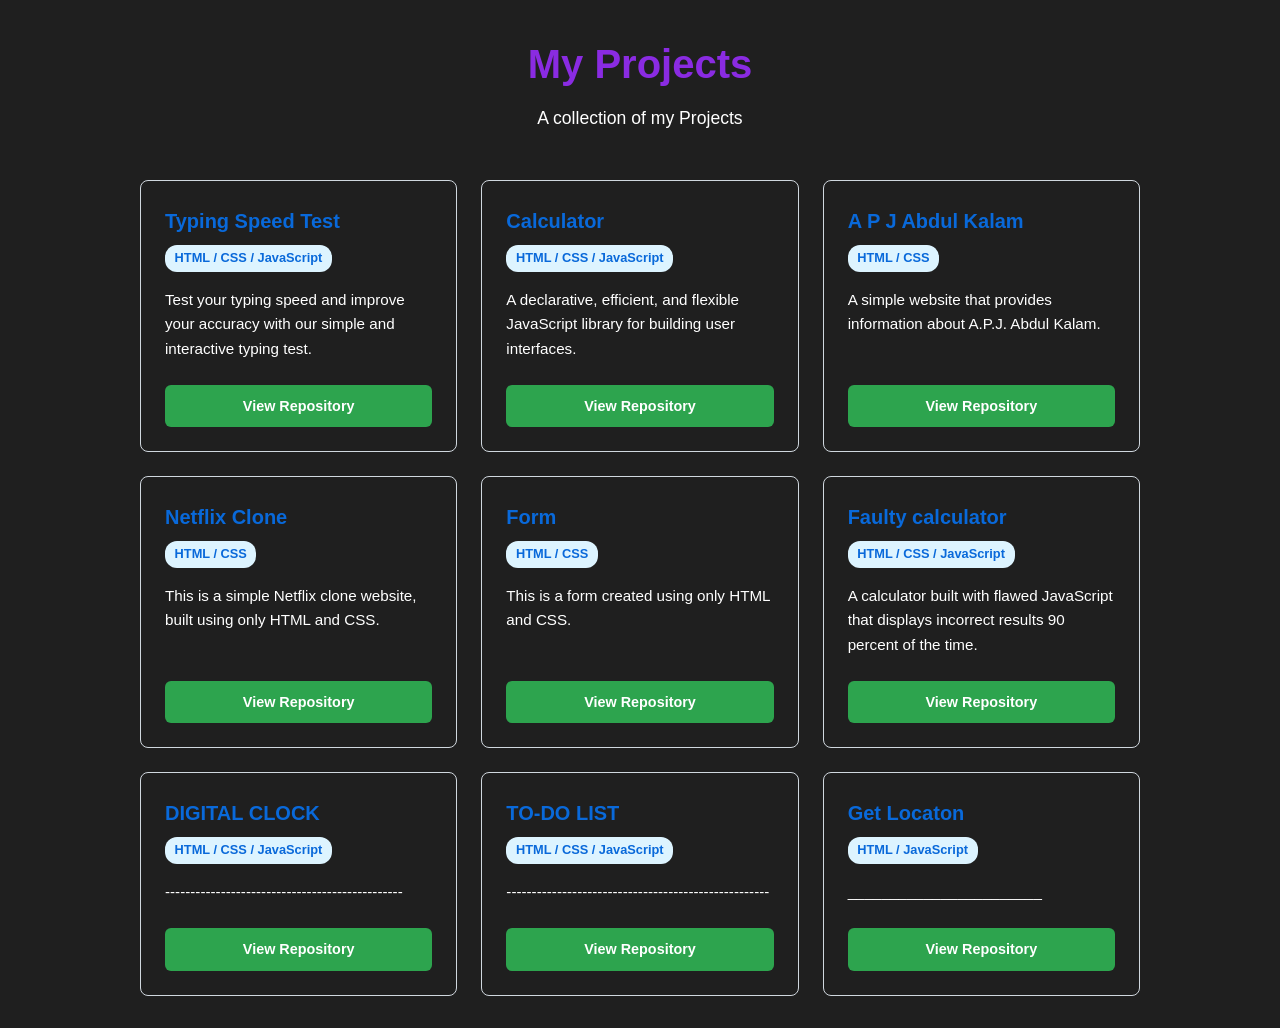
<file: index.html>
<!DOCTYPE html>
<html lang="en">

<head>
    <meta charset="UTF-8">
    <meta name="viewport" content="width=device-width, initial-scale=1.0">
    <title>My projects</title>
    <style>
        /* Base Styles & Reset */
        * {
            box-sizing: border-box;
            margin: 0;
            padding: 0;
        }

        body {
            font-family: -apple-system, BlinkMacSystemFont, "Segoe UI", Roboto, Helvetica, Arial, sans-serif;
            background-color: #1F1F1F;
            color: #24292f;
            line-height: 1.6;
            padding: 2rem;
        }

        /* Header Styling */
        header {
            text-align: center;
            margin-bottom: 3rem;
        }

        h1 {
            font-size: 2.5rem;
            color: blueviolet;
            /* GitHub blue */
            margin-bottom: 0.5rem;
        }

        p.subtitle {
            color: #ffffff;
            font-size: 1.1rem;
        }

        /* Grid Layout for Bookmarks */
        .bookmark-grid {
            display: grid;
            /* Creates a responsive grid that adapts to screen size */
            grid-template-columns: repeat(auto-fit, minmax(300px, 1fr));
            gap: 1.5rem;
            max-width: 1000px;
            margin: 0 auto;
            /* Centers the grid */
        }

        /* Card Styling */
        .card {
            background: transparent;
            border: 1px solid #d0d7de;
            border-radius: 8px;
            padding: 1.5rem;
            transition: transform 0.2s ease, box-shadow 0.2s ease;
            display: flex;
            flex-direction: column;
        }

        /* Hover Effect */
        .card:hover {
            transform: translateY(-5px);
            box-shadow: 0 8px 24px rgba(140, 149, 159, 0.2);
        }

        .card h2 {
            font-size: 1.25rem;
            margin-bottom: 0.5rem;
        }

        .card h2 a {
            text-decoration: none;
            color: #0969da;
        }

        .card h2 a:hover {
            text-decoration: underline;
        }

        .card p {
            color: white;
            font-size: 0.95rem;
            margin-bottom: 1.5rem;
            flex-grow: 1;
            /* Pushes the button to the bottom */
        }

        /* Tags/Language Badge */
        .language {
            display: inline-block;
            font-size: 0.8rem;
            font-weight: 600;
            background-color: #ddf4ff;
            color: #0969da;
            padding: 0.2rem 0.6rem;
            border-radius: 12px;
            margin-bottom: 1rem;
            width: max-content;
        }

        /* View Project Button */
        .btn {
            display: inline-block;
            text-align: center;
            background-color: #2da44e;
            /* GitHub green */
            color: white;
            text-decoration: none;
            padding: 0.6rem 1rem;
            border-radius: 6px;
            font-weight: 600;
            font-size: 0.9rem;
            transition: background-color 0.2s;
        }

        .btn:hover {
            background-color: #2c974b;
        }
    </style>
</head>

<body>

    <header>
        <h1>My Projects</h1>
        <p class="subtitle">A collection of my Projects</p>
    </header>

    <main class="bookmark-grid">

        <article class="card">
            <h2><a href="#">Typing Speed Test</a></h2>
            <span class="language"> HTML / CSS / JavaScript</span>
            <p>Test your typing speed and improve your accuracy with our simple and interactive typing test.</p>
            <a href="Typing-Speed-Test/index.html" target="_blank" class="btn">View Repository</a>
        </article>

        
        <article class="card">
            <h2><a href="#">Calculator</a></h2>
            <span class="language"> HTML / CSS / JavaScript</span>
            <p>A declarative, efficient, and flexible JavaScript library for building user interfaces.</p>
            <a href="Calculator/index.html" target="_blank" class="btn">View Repository</a>
        </article>

        <article class="card">
            <h2><a href="#">A P J Abdul Kalam</a></h2>
            <span class="language"> HTML / CSS </span>
            <p>A simple website that provides information about A.P.J. Abdul Kalam.</p>
            <a href="A P J Abdul Kalam/index.html" target="_blank" class="btn">View Repository</a>
        </article>

        <article class="card">
            <h2><a href="#"> Netflix Clone </a></h2>
            <span class="language"> HTML / CSS </span>
            <p>This is a simple Netflix clone website, built using only HTML and CSS.</p>
            <a href="Netflix Clone/index.html" target="_blank" class="btn">View Repository</a>
        </article>
        
        <article class="card">
            <h2><a href="#"> Form </a></h2>
            <span class="language"> HTML / CSS </span>
            <p>This is a form created using only HTML and CSS.</p>
            <a href="Form/index.html" target="_blank" class="btn">View Repository</a>
        </article>
        
        <article class="card">
            <h2><a href="#"> Faulty calculator </a></h2>
            <span class="language"> HTML / CSS / JavaScript </span>
            <p>A calculator built with flawed JavaScript that displays incorrect results 90 percent of the time.</p>
            <a href="Faulty calculator/index.html" target="_blank" class="btn">View Repository</a>
        </article>

        
        <article class="card">
            <h2><a href="#"> DIGITAL CLOCK </a></h2>
            <span class="language"> HTML / CSS / JavaScript </span>
            <p>-----------------------------------------------</p>
            <a href="DIGITAL CLOCK/index.html" target="_blank" class="btn">View Repository</a>
        </article>

        
        <article class="card">
            <h2><a href="#"> TO-DO LIST </a></h2>
            <span class="language"> HTML / CSS / JavaScript </span>
            <p>----------------------------------------------------</p>
            <a href="TO-DO LIST/index.html" target="_blank" class="btn">View Repository</a>
        </article>
        
        <article class="card">
            <h2><a href="#"> Get Locaton </a></h2>
            <span class="language"> HTML / JavaScript </span>
            <p>_______________________</p>
            <a href="Get Location/index.html" target="_blank" class="btn">View Repository</a>
        </article>


    </main>

</body>

</html>
</file>
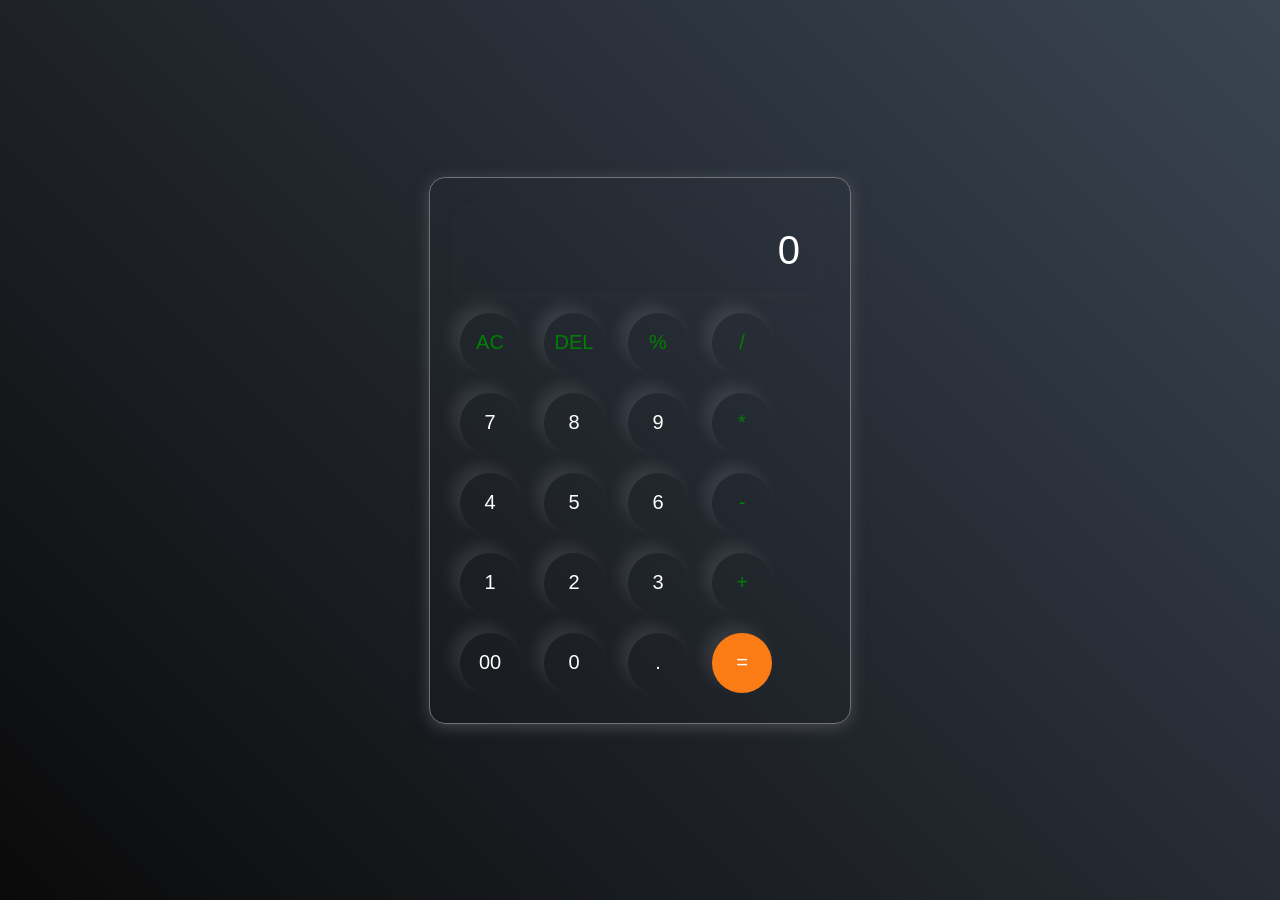
<file: Calculator/index.html>
<!DOCTYPE html>
<html lang="en">

<head>
    <meta charset="UTF-8">
    <meta name="viewport" content="width=device-width, initial-scale=1.0">
    <title>Calculator</title>
    <link rel="stylesheet" href="style.css">
</head>

<body>
    <div class="calculator">
        <input type="text" placeholder="0" id="inputBox">
        <div>
            <button class="operator">AC</button>
            <button class="operator">DEL</button>
            <button class="operator">%</button>
            <button class="operator">/</button>
        </div>
        <div>
            <button>7</button>
            <button>8</button>
            <button>9</button>
            <button class="operator">*</button>
        </div>
        <div>
            <button>4</button>
            <button>5</button>
            <button>6</button>
            <button class="operator">-</button>
        </div>
        <div>
            <button>1</button>
            <button>2</button>
            <button>3</button>
            <button class="operator">+</button>
        </div>
        <div>
            <button>00</button>
            <button>0</button>
            <button>.</button>
            <button class="equalbtn">=</button>
        </div>
    </div>

    <script src="script.js"></script>
</body>

</html>
</file>
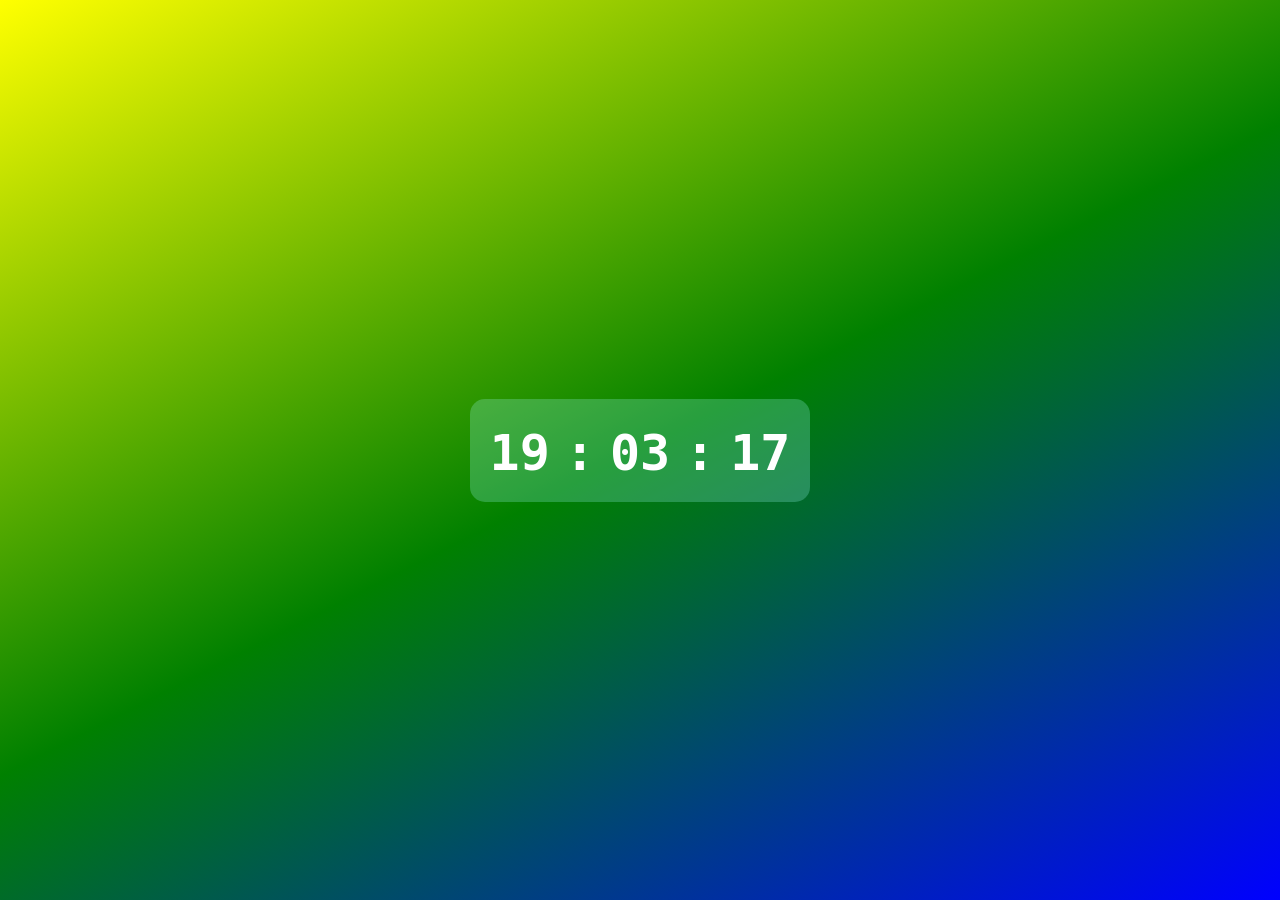
<file: DIGITAL CLOCK/index.html>
<!DOCTYPE html>
<html lang="en">

<head>
    <meta charset="UTF-8">
    <meta name="viewport" content="width=device-width, initial-scale=1.0">
    <title>Document</title>
    <link rel="stylesheet" href="style.css">
    <link rel="preconnect" href="https://fonts.googleapis.com">
    <link rel="preconnect" href="https://fonts.gstatic.com" crossorigin>
    <link href="https://fonts.googleapis.com/css2?family=Orbitron:wght@400..900&display=swap" rel="stylesheet">
</head>

<body>
    <div class="clock">
        <samp id="har">00</samp>
        <samp>:</samp>
        <samp id="min">00</samp>
        <samp>:</samp>
        <samp id="sec">00</samp>
    </div>
</body>
<script src="script.js"></script>

</html>
</file>
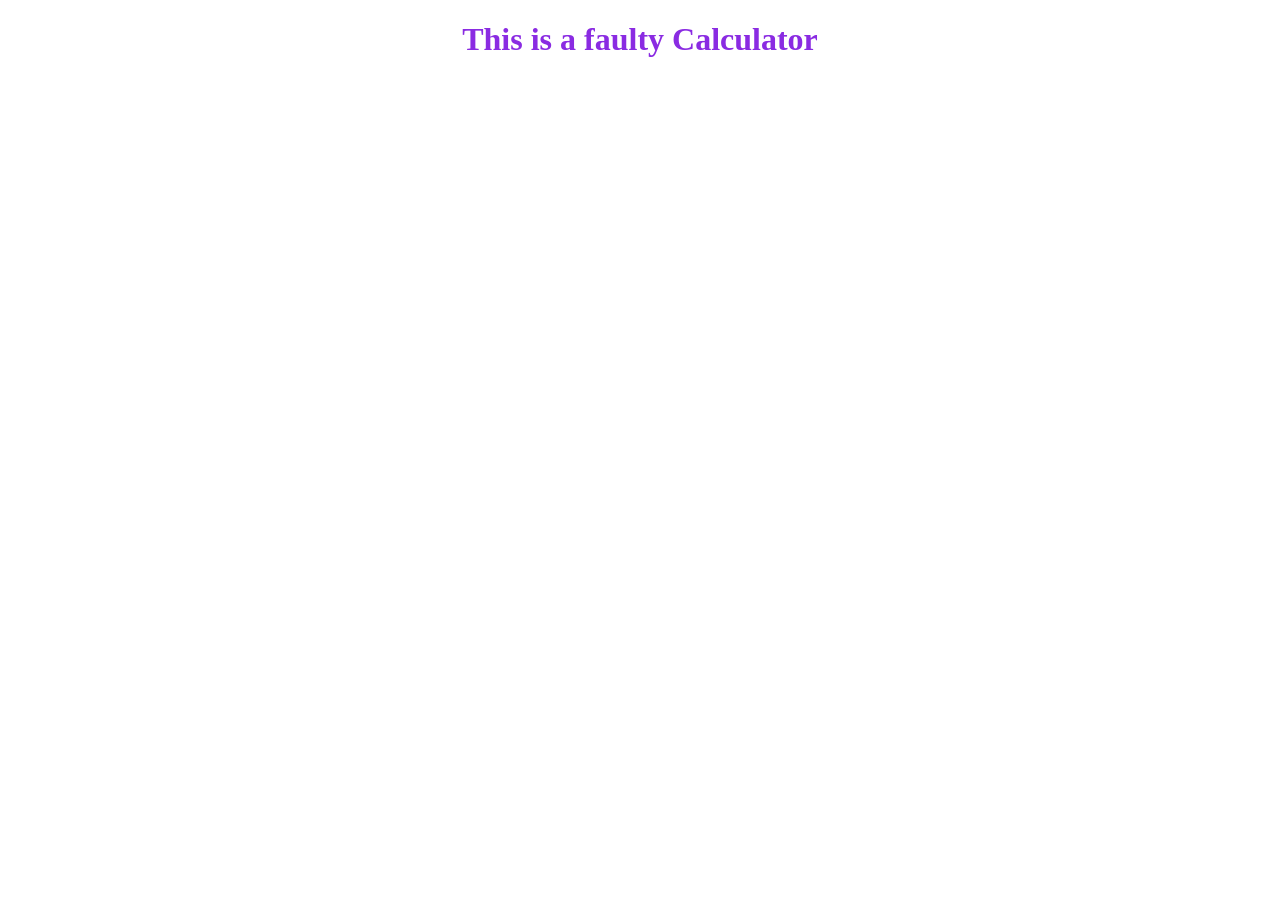
<file: Faulty calculator/index.html>
<!DOCTYPE html>
<html lang="en">

<head>
    <meta charset="UTF-8">
    <meta name="viewport" content="width=device-width, initial-scale=1.0">
    <title>Faulty calculator</title>
    <style>
        body {
            text-align: center;
        }

        h1 {
            color: blueviolet;
        }
    </style>
</head>

<body>
    <H1>This is a faulty Calculator</H1>
    <script src="index.js"></script>
</body>

</html>
</file>
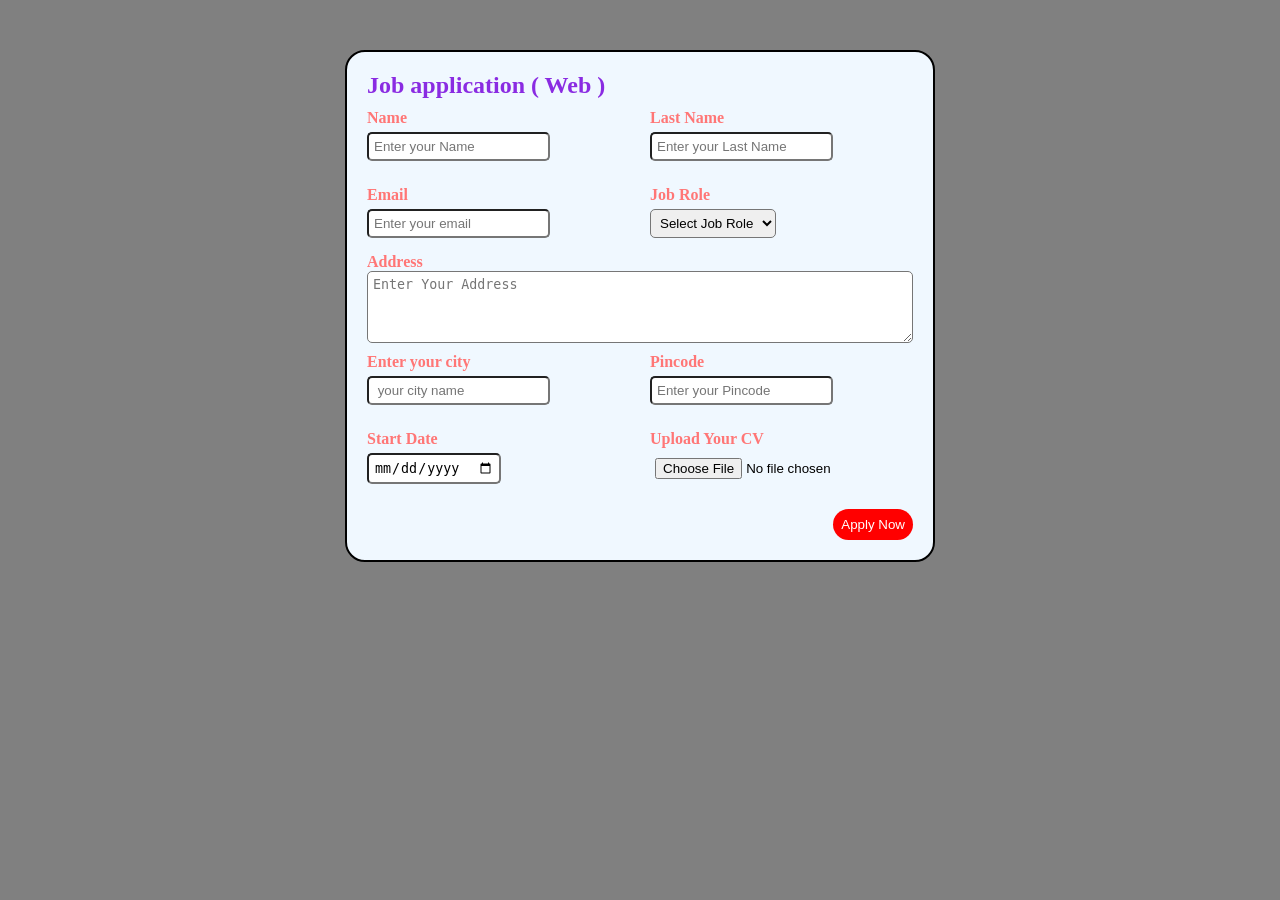
<file: Form/index.html>
<!DOCTYPE html>
<html lang="en">

<head>
    <meta charset="UTF-8">
    <meta name="viewport" content="width=device-width, initial-scale=1.0">
    <title>FORM</title>
    <link rel="stylesheet" href="style.css">
</head>

<body>
    <div class="form">
        <h2>Job application ( Web )</h2>
        <div class="input">
            <div class="grid">

                <div class="name">
                    <h4>Name</h4> <input type="text" placeholder="Enter your Name ">
                </div>
                <div class="lastName">
                    <h4>Last Name</h4> <input type="text" placeholder="Enter your Last Name ">
                </div>
                <div class="email">
                    <h4>Email</h4> <input type="email" placeholder="Enter your email ">
                </div>
                <div class="job">
                    <h4>Job Role</h4> <select name="jobRol" id="jobRol">
                        <option value="1"> Select Job Role </option>
                        <option value="2">3</option>
                        <option value="3">2</option>
                        <option value="4">1</option>
                    </select>
                </div>

            </div>

            <div class="add">
                <h4>Address</h4> <textarea name="Address" id="Address" placeholder="Enter Your Address"
                    rows="4"></textarea>
            </div>
            <div class="grid">

                <div class="city">
                    <h4>Enter your city</h4> <input type="text" placeholder=" your city name ">
                </div>
                <div class="pincode">
                    <h4>Pincode</h4> <input type="number" placeholder="Enter your Pincode">
                </div>
                <div class="date">
                    <h4>Start Date</h4> <input type="date">
                </div>
                <div class="cv">
                    <h4>Upload Your CV</h4> <input type="file">
                </div>
            </div>
            <button>Apply Now</button>
        </div>
    </div>
</body>

</html>
</file>
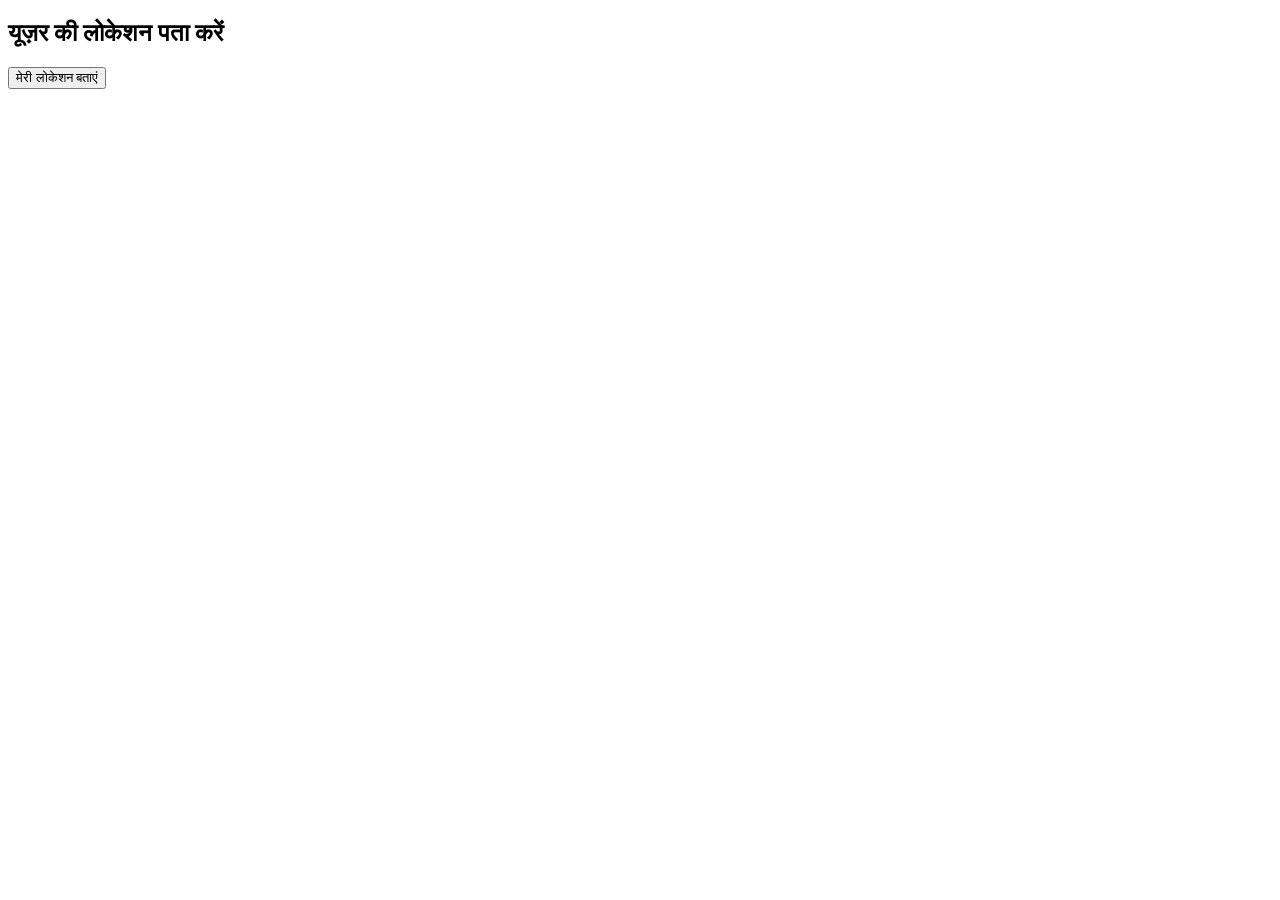
<file: Get Location/index.html>
<!DOCTYPE html>
<html lang="hi">
<head>
    <meta charset="UTF-8">
    <title>Get User Location</title>
</head>
<body>

    <h2>यूज़र की लोकेशन पता करें</h2>
    <button onclick="getLocation()">मेरी लोकेशन बताएं</button>
    
    <p id="output"></p>

    <script>
        const outputText = document.getElementById("output");

        function getLocation() {
            // 1. पहले चेक करें कि ब्राउज़र Geolocation को सपोर्ट करता है या नहीं
            if (navigator.geolocation) {
                outputText.innerHTML = "लोकेशन खोजी जा रही है...";
                
                // 2. अगर सपोर्ट करता है, तो getCurrentPosition को कॉल करें
                navigator.geolocation.getCurrentPosition(showPosition, showError);
            } else {
                outputText.innerHTML = "माफ़ कीजिए, आपका ब्राउज़र Geolocation सपोर्ट नहीं करता।";
            }
        }

        // 3. सफलता मिलने पर यह फंक्शन चलेगा
        function showPosition(position) {
            const latitude = position.coords.latitude;
            const longitude = position.coords.longitude;
            
            outputText.innerHTML = `सफलता! <br> Latitude (अक्षांश): ${latitude} <br> Longitude (देशांतर): ${longitude}`;
        }

        // 4. अगर कोई एरर आता है (जैसे यूज़र ने मना कर दिया)
        function showError(error) {
            switch(error.code) {
                case error.PERMISSION_DENIED:
                    outputText.innerHTML = "यूज़र ने लोकेशन की अनुमति देने से मना कर दिया।";
                    break;
                case error.POSITION_UNAVAILABLE:
                    outputText.innerHTML = "लोकेशन की जानकारी उपलब्ध नहीं है।";
                    break;
                case error.TIMEOUT:
                    outputText.innerHTML = "लोकेशन जानने का समय समाप्त (Timeout) हो गया।";
                    break;
                case error.UNKNOWN_ERROR:
                    outputText.innerHTML = "कोई अज्ञात एरर आया।";
                    break;
            }
        }
    </script>

</body>
</html>
</file>
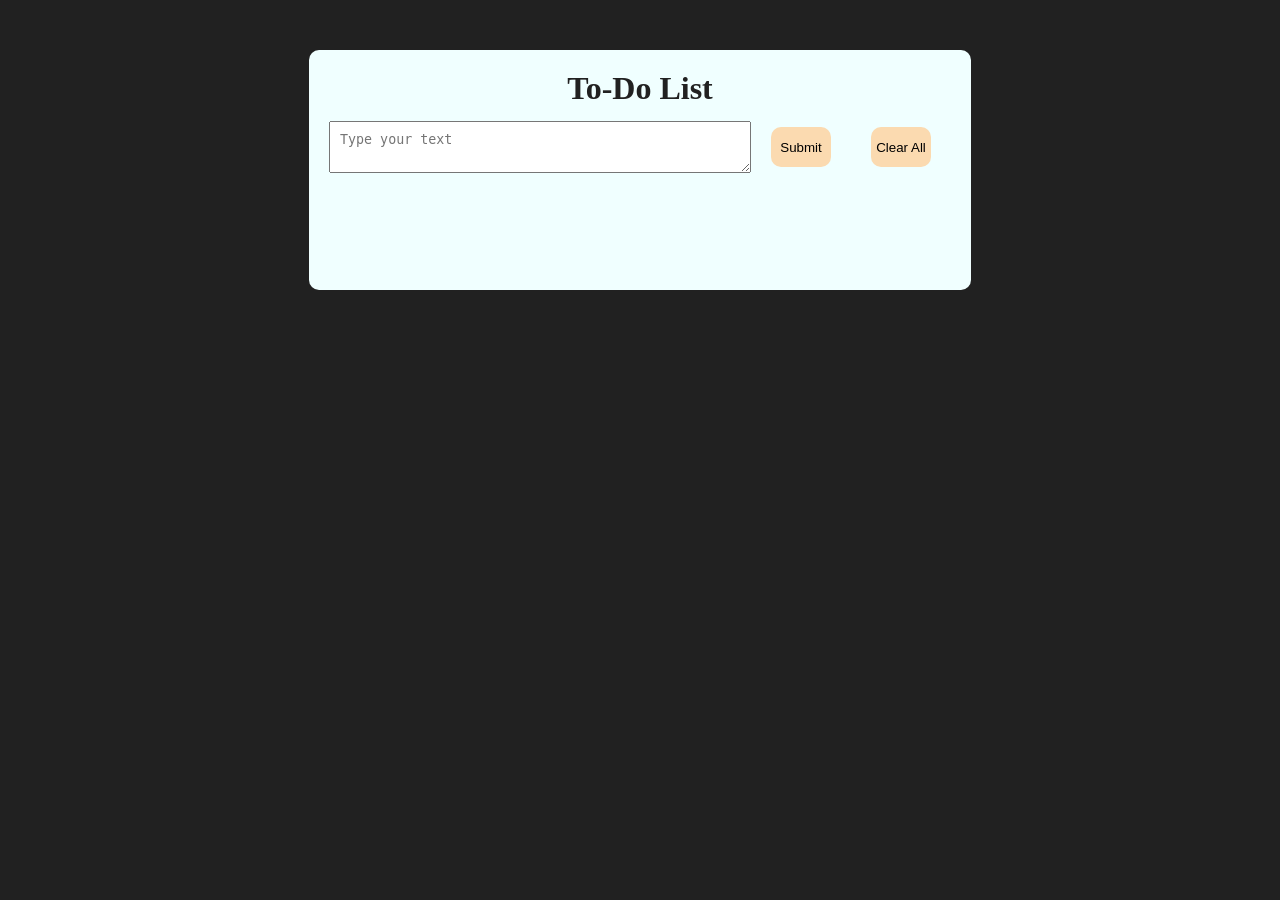
<file: TO-DO LIST/index.html>
<!DOCTYPE html>
<html lang="en">

<head>
    <meta charset="UTF-8">
    <meta name="viewport" content="width=device-width, initial-scale=1.0">
    <title>TO-DO-LIST</title>
    <link rel="stylesheet" href="style.css">
</head>

<body>
    <div class="container">
        <h1>To-Do List</h1>
        <div class="main"><textarea name="" id="txt" placeholder="Type your text"></textarea>
            <button onclick="getTxt()">Submit</button>
            <button onclick="clearAll()">Clear All</button>
        </div>
        <div id="item">
            <ul id="taskList">
            </ul>
        </div>


    </div>
</body>
<script src="script.js"></script>

</html>
</file>
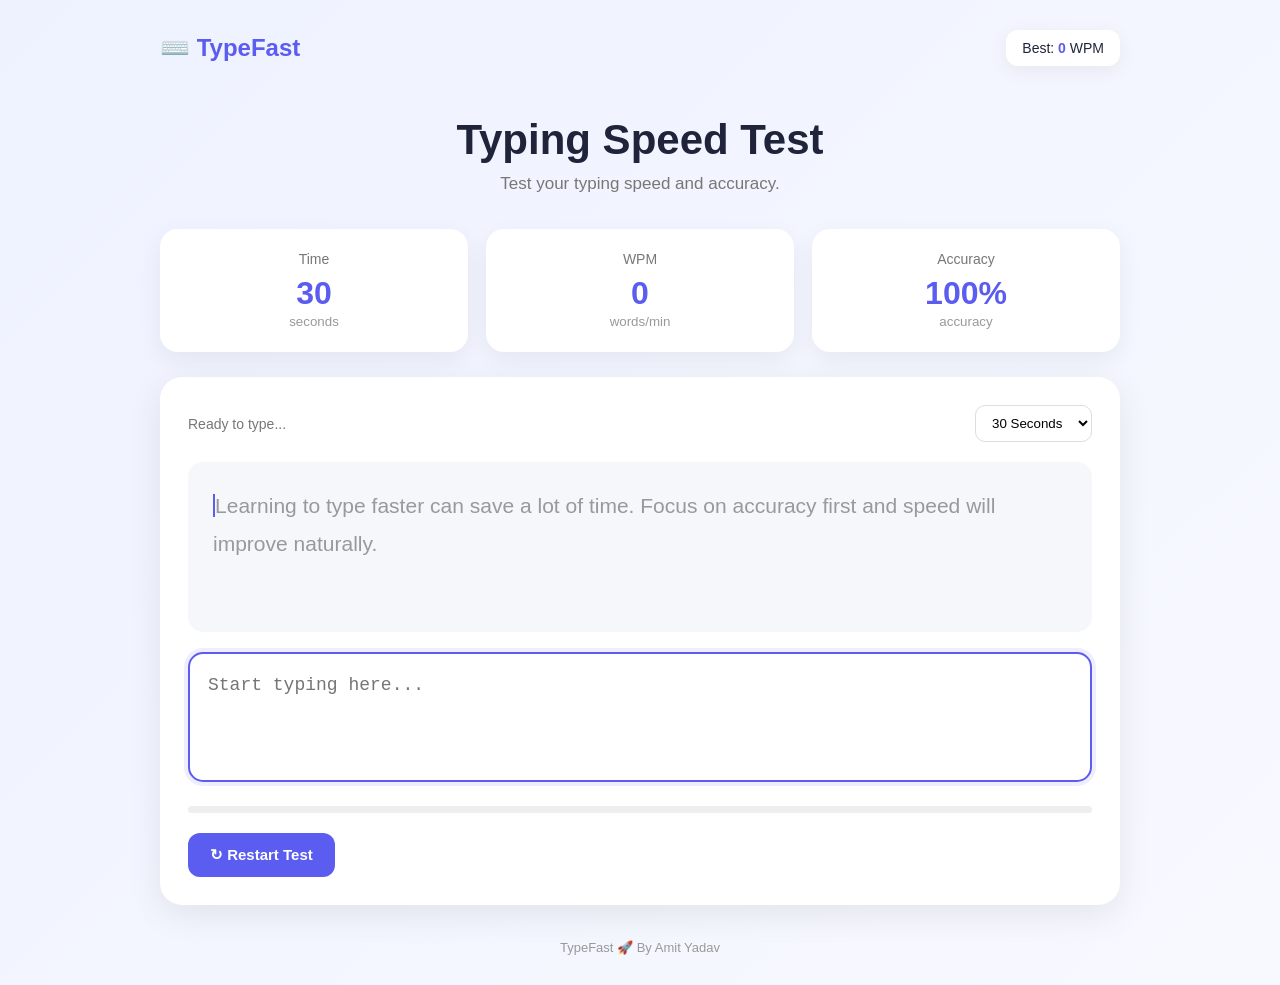
<file: Typing-Speed-Test/index.html>
<!DOCTYPE html>
<html lang="en">
<head>
    <meta charset="UTF-8">
    <meta name="viewport" content="width=device-width, initial-scale=1.0">

    <title>Typing Speed Test</title>

    <link rel="stylesheet" href="style.css">
</head>

<body>

    <div class="container">

        <header>
            <div class="logo">⌨️ TypeFast</div>
            <div class="best-score">
                Best: <span id="bestScore">0</span> WPM
            </div>
        </header>

        <main>

            <section class="hero">
                <h1>Typing Speed Test</h1>
                <p>Test your typing speed and accuracy.</p>
            </section>

            <div class="stats">

                <div class="stat-box">
                    <span class="stat-label">Time</span>
                    <strong id="timer">30</strong>
                    <small>seconds</small>
                </div>

                <div class="stat-box">
                    <span class="stat-label">WPM</span>
                    <strong id="wpm">0</strong>
                    <small>words/min</small>
                </div>

                <div class="stat-box">
                    <span class="stat-label">Accuracy</span>
                    <strong id="accuracy">100%</strong>
                    <small>accuracy</small>
                </div>

            </div>

            <div class="test-card">

                <div class="test-top">
                    <span id="status">Ready to type...</span>

                    <select id="timeSelect">
                        <option value="30">30 Seconds</option>
                        <option value="60">60 Seconds</option>
                        <option value="120">2 Minutes</option>
                    </select>
                </div>

                <div id="textDisplay" class="text-display"></div>

                <textarea
                    id="typingInput"
                    placeholder="Start typing here..."
                    spellcheck="false"
                    autocomplete="off"
                    autocorrect="off"
                    autocapitalize="off"
                ></textarea>

                <div class="progress">
                    <div id="progressBar"></div>
                </div>

                <button id="restartBtn" class="restart-btn">
                    ↻ Restart Test
                </button>

            </div>

            <div id="resultCard" class="result-card hidden">

                <div class="result-icon">🎉</div>

                <h2>Test Complete!</h2>

                <div class="result-grid">

                    <div>
                        <span>WPM</span>
                        <strong id="finalWpm">0</strong>
                    </div>

                    <div>
                        <span>Accuracy</span>
                        <strong id="finalAccuracy">0%</strong>
                    </div>

                    <div>
                        <span>Characters</span>
                        <strong id="finalCharacters">0</strong>
                    </div>

                </div>

                <button id="tryAgainBtn" class="try-btn">
                    Try Again
                </button>

            </div>

        </main>

        <footer>
            <p>TypeFast 🚀 By Amit Yadav </p>
        </footer>

    </div>

    <script src="script.js"></script>

</body>
</html>
</file>
<file: Calculator/style.css>
* {
    padding: 0;
    margin: 0;
}

body {
    width: 100%;
    height: 100vh;
    display: flex;
    justify-content: center;
    align-items: center;
    background: linear-gradient(45deg, #0a0a0a, #3a4452);
}

.calculator {
    border: 1px solid #717377;
    padding: 20px;
    border-radius: 16px;
    background: transparent;
    box-shadow: 0px 3px 15px rgba(113, 115, 119, 0.5);
}

input {
    width: 320px;
    border: none;
    padding: 20px;
    margin: 10px;
    background: transparent;
    box-shadow: 0px 3px 15px rgba(84, 84, 84, 0.1);
    font-size: 40px;
    text-align: right;
    cursor: pointer;
    color: white;
}

input::placeholder {
    color: white;
}

button {
    border: none;
    width: 60px;
    height: 60px;
    margin: 10px;
    border-radius: 50%;
    background: transparent;
    color: white;
    font-size: 20px;
    box-shadow: -8px -8px 15px rgba(255, 255, 255, 0.1);
    cursor: pointer;
}

.equalbtn {
    background-color: #fb7c14;
}

.operator {
    color: green;
}
</file>
<file: DIGITAL CLOCK/style.css>
body {
    margin: 0;
    padding: 0;
    display: flex;
    align-items: center;
    justify-content: center;
    height: 100vh;
    background-image: linear-gradient(333deg, blue, green, yellow);
}

.clock {
    color: white;
    font-weight: bold;
    font-size: 50px;
    border-radius: 15px;
    padding: 20px;
    background-color: rgba(158, 251, 251, 0.249);
    font-family: "Orbitron", sans-serif;
}
</file>
<file: Form/style.css>
* {
    padding: 0;
    margin: 0;
}

body {
    background-color: gray;
    display: flex;
    justify-content: center;
}

.form {
    padding: 10px;
    margin: 50px;
    background-color: white;
    border: 2px solid black;
    border-radius: 20px;
    width: fit-content;
    height: fit-content;
    background-color: aliceblue;
}

h2 {
    margin: 10px;
    color: blueviolet;
}

h4 {
    color: rgb(255, 118, 118);
}

input,
select {
    margin: 5px 0;
    padding: 5px;
    border-radius: 5px;
}

.grid {
    display: grid;
    grid-template-columns: 1fr 1fr;
    gap: 20px;
    margin: 10px;
}

.add {
    display: grid;
    margin: 10px;
}

textarea {
    padding: 5px;
    border-radius: 5px;
}

button {
    background-color: red;
    float: right;
    margin: 10px;
    padding: 8px;
    border-radius: 20px;
    border: none;
    color: white;
    cursor: pointer;
}

@media screen and (max-width: 1000px) {
    .grid {
        grid-template-columns: 1fr;
    }
}
</file>
<file: TO-DO LIST/style.css>
* {
    margin: 0;
    padding: 0;
}

body {
    background-color: #212121;
    color: white;
    display: flex;
    justify-content: center;
    padding: 30px;
}

.container {
    text-align: center;
    color: #212121;
    background-color: azure;
    border-radius: 10px;
    margin: 20px;
    padding: 20px;
    min-height: 200px;
    min-width: 600px;

}

.main {
    display: flex;
    align-items: center;
    justify-content: center;
}

textarea {
    width: 400px;
    height: 30px;
    padding: 10px;
}

button {
    height: 40px;
    width: 60px;
    background-color: rgb(251, 218, 176);
    border-radius: 10px;
    margin: 20px;
    border-style: none;
    cursor: pointer;


}

.container ul {
    list-style: none;
}

.container ul li {
    display: flex;
    justify-content: space-around;
    align-items: center;
    border: 2px solid black;
    margin: 5px;
    max-width: 1000px;
}
</file>
<file: Typing-Speed-Test/style.css>
* {
    margin: 0;
    padding: 0;
    box-sizing: border-box;
}

body {
    font-family: Arial, Helvetica, sans-serif;
    background: linear-gradient(135deg, #eef2ff, #f8f9ff);
    color: #20243a;
    min-height: 100vh;
}

.container {
    width: 100%;
    max-width: 1000px;
    margin: auto;
    padding: 20px;
}

/* Header */

header {
    display: flex;
    justify-content: space-between;
    align-items: center;
    padding: 10px 0 30px;
}

.logo {
    font-size: 24px;
    font-weight: 800;
    color: #5b5cf0;
}

.best-score {
    background: white;
    padding: 10px 16px;
    border-radius: 12px;
    box-shadow: 0 5px 20px rgba(0, 0, 0, 0.06);
    font-size: 14px;
}

.best-score span {
    font-weight: bold;
    color: #5b5cf0;
}

/* Hero */

.hero {
    text-align: center;
    margin: 20px 0 35px;
}

.hero h1 {
    font-size: 42px;
    margin-bottom: 10px;
}

.hero p {
    color: #777;
    font-size: 17px;
}

/* Stats */

.stats {
    display: grid;
    grid-template-columns: repeat(3, 1fr);
    gap: 18px;
    margin-bottom: 25px;
}

.stat-box {
    background: white;
    border-radius: 18px;
    padding: 22px;
    text-align: center;
    box-shadow: 0 8px 25px rgba(0, 0, 0, 0.06);
}

.stat-label {
    display: block;
    color: #777;
    font-size: 14px;
    margin-bottom: 8px;
}

.stat-box strong {
    display: block;
    font-size: 32px;
    color: #5b5cf0;
}

.stat-box small {
    color: #999;
}

/* Test Card */

.test-card {
    background: white;
    padding: 28px;
    border-radius: 22px;
    box-shadow: 0 10px 35px rgba(0, 0, 0, 0.08);
}

.test-top {
    display: flex;
    justify-content: space-between;
    align-items: center;
    margin-bottom: 20px;
}

#status {
    color: #777;
    font-size: 14px;
}

select {
    border: 1px solid #ddd;
    border-radius: 10px;
    padding: 9px 12px;
    background: white;
    cursor: pointer;
}

/* Text */

.text-display {
    background: #f6f7fb;
    border-radius: 15px;
    padding: 25px;
    font-size: 21px;
    line-height: 1.8;
    min-height: 170px;
    margin-bottom: 20px;
    user-select: none;
}

.char {
    color: #999;
}

.char.correct {
    color: #222;
}

.char.incorrect {
    color: #ef4444;
    background: #fee2e2;
    border-radius: 3px;
}

.char.current {
    border-left: 2px solid #5b5cf0;
}

/* Textarea */

textarea {
    width: 100%;
    height: 130px;
    resize: none;
    border: 2px solid #e5e7eb;
    border-radius: 15px;
    padding: 18px;
    font-size: 18px;
    line-height: 1.5;
    outline: none;
    transition: 0.2s;
}

textarea:focus {
    border-color: #5b5cf0;
    box-shadow: 0 0 0 4px rgba(91, 92, 240, 0.1);
}

textarea:disabled {
    background: #f5f5f5;
}

/* Progress */

.progress {
    width: 100%;
    height: 7px;
    background: #eee;
    border-radius: 20px;
    overflow: hidden;
    margin: 20px 0;
}

#progressBar {
    width: 0%;
    height: 100%;
    background: #5b5cf0;
    transition: width 0.2s;
}

/* Buttons */

.restart-btn,
.try-btn {
    border: none;
    background: #5b5cf0;
    color: white;
    padding: 13px 22px;
    border-radius: 12px;
    font-size: 15px;
    font-weight: bold;
    cursor: pointer;
    transition: 0.2s;
}

.restart-btn:hover,
.try-btn:hover {
    transform: translateY(-2px);
    background: #4748d8;
}

/* Result */

.result-card {
    margin-top: 25px;
    background: white;
    padding: 35px;
    border-radius: 22px;
    text-align: center;
    box-shadow: 0 10px 35px rgba(0, 0, 0, 0.08);
}

.result-icon {
    font-size: 45px;
    margin-bottom: 10px;
}

.result-card h2 {
    margin-bottom: 25px;
}

.result-grid {
    display: grid;
    grid-template-columns: repeat(3, 1fr);
    gap: 15px;
    margin-bottom: 25px;
}

.result-grid div {
    background: #f6f7fb;
    padding: 18px;
    border-radius: 15px;
}

.result-grid span {
    display: block;
    color: #777;
    font-size: 13px;
    margin-bottom: 8px;
}

.result-grid strong {
    font-size: 28px;
    color: #5b5cf0;
}

.hidden {
    display: none;
}

/* Footer */

footer {
    text-align: center;
    padding: 35px 0 10px;
    color: #999;
    font-size: 13px;
}

/* Mobile */

@media (max-width: 700px) {

    .container {
        padding: 15px;
    }

    header {
        padding-bottom: 20px;
    }

    .hero h1 {
        font-size: 32px;
    }

    .stats {
        grid-template-columns: 1fr;
        gap: 10px;
    }

    .stat-box {
        padding: 15px;
    }

    .stat-box strong {
        font-size: 27px;
    }

    .test-card {
        padding: 18px;
    }

    .test-top {
        flex-direction: column;
        align-items: flex-start;
        gap: 12px;
    }

    .text-display {
        font-size: 18px;
        padding: 18px;
        min-height: 200px;
    }

    .result-grid {
        grid-template-columns: 1fr;
    }

    .best-score {
        font-size: 12px;
        padding: 8px 10px;
    }
}
</file>
